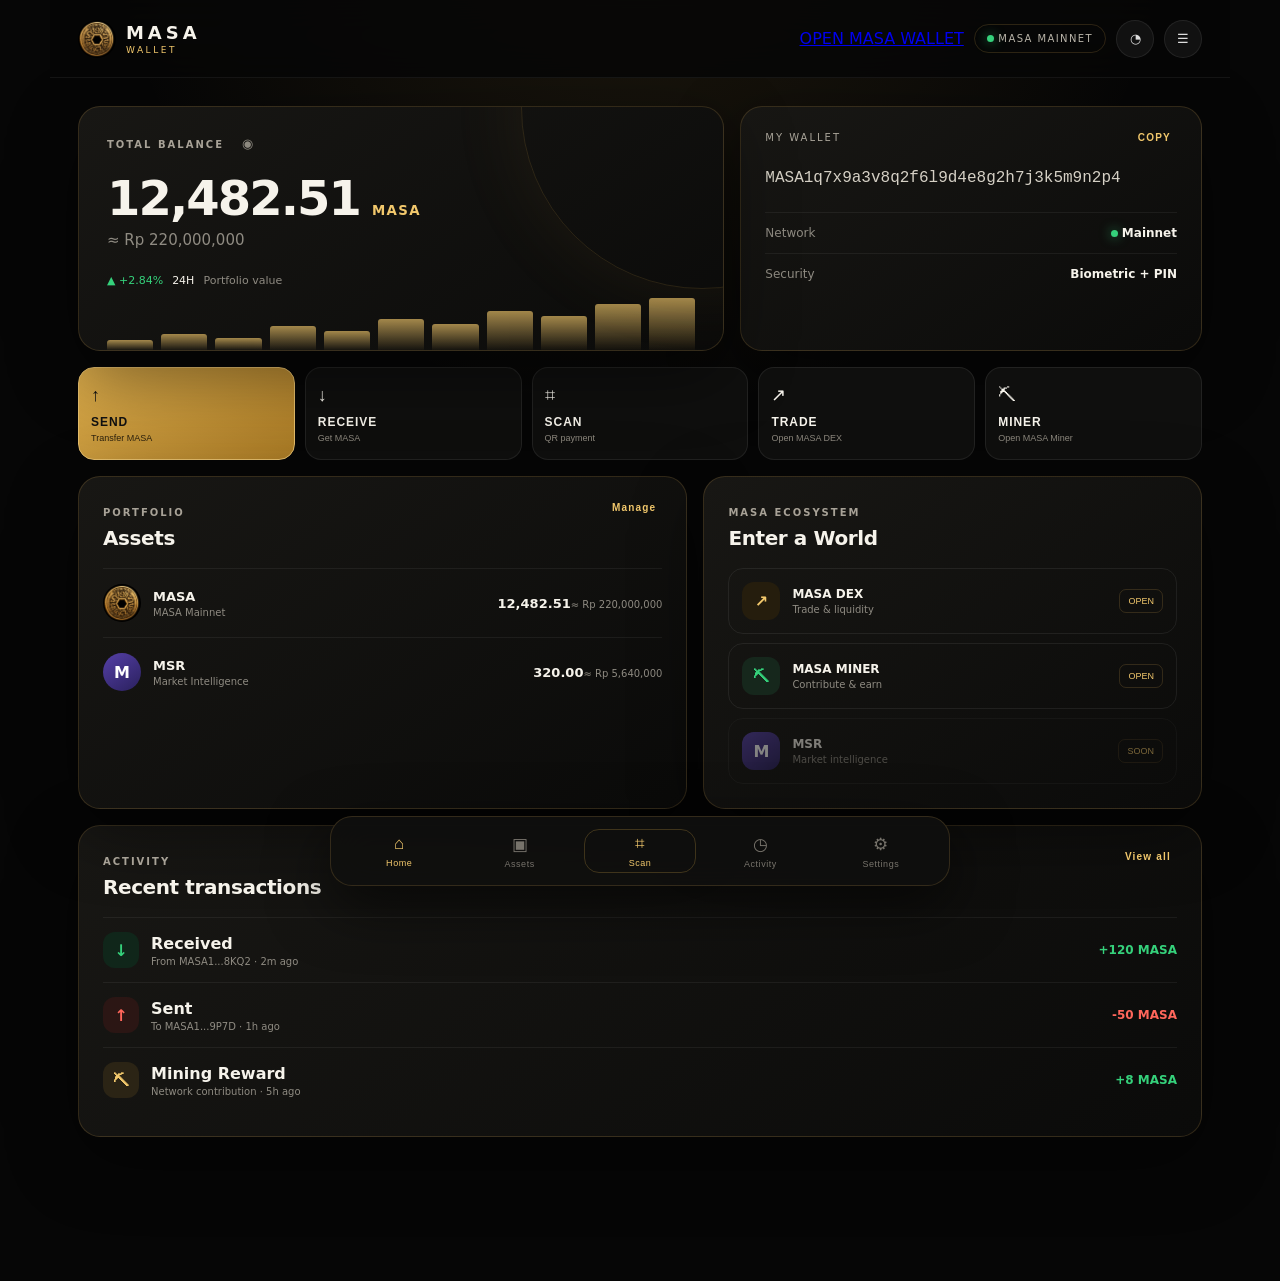
<file: index.html>
<!doctype html>
<html lang="en">
<head>
  <meta charset="utf-8">
  <meta name="viewport" content="width=device-width, initial-scale=1">
  <meta name="theme-color" content="#070707">
  <title>MASA Wallet</title>
  <link rel="stylesheet" href="css/style.css">
  <link rel="manifest" href="manifest.json">
  <meta name="theme-color" content="#d4af37">
</head>
<script>
if ("serviceWorker" in navigator) {
  window.addEventListener("load", () => {
    navigator.serviceWorker.register("./sw.js")
      .catch(error => console.error("Service Worker:", error));
  });
}
</script>
<body>
  <div class="app-shell">
    <header class="topbar">
      <div class="brand-wrap">
        <img src="assets/masa-logo.png" class="brand-logo" alt="MASA">
        <div><div class="brand">MASA</div><div class="brand-sub">WALLET</div></div>
      </div>
      <div class="top-actions">
        <a href="https://muhammadarohman194-netizen.github.io/MASA_WALLET_V2_GOLD_EDITION/">
          OPEN MASA WALLET
        </a>
        <div class="network-pill"><span class="dot"></span> MASA MAINNET</div>
        <button class="icon-btn" id="notifyBtn" aria-label="Notifications">◔</button>
        <button class="icon-btn" id="menuBtn" aria-label="Menu">☰</button>
      </div>
    </header>

    <main class="content">
      <section class="hero-grid">
        <div class="balance-card glass">
          <div class="eyebrow">TOTAL BALANCE <button class="eye" id="toggleBalance">◉</button></div>
          <div class="balance-line"><span id="balance">12,482.51</span><small>MASA</small></div>
          <div class="fiat" id="fiat">≈ Rp 220,000,000</div>
          <div class="balance-foot"><span class="positive">▲ +2.84%</span><span>24H</span><span class="muted">Portfolio value</span></div>
          <div class="sparkline"><span></span><span></span><span></span><span></span><span></span><span></span><span></span><span></span><span></span><span></span><span></span></div>
        </div>

        <div class="identity-card glass">
          <div class="card-head"><span>MY WALLET</span><button class="copy-mini" id="copyAddress">COPY</button></div>
          <div class="wallet-address" id="address">MASA1q7x9a3v8q2f6l9d4e8g2h7j3k5m9n2p4</div>
          <div class="identity-row"><span class="muted">Network</span><strong><span class="dot"></span> Mainnet</strong></div>
          <div class="identity-row"><span class="muted">Security</span><strong>Biometric + PIN</strong></div>
        </div>
      </section>

      <section class="quick-actions">
        <button class="action primary" data-screen="send"><span>↑</span><b>SEND</b><small>Transfer MASA</small></button>
        <button class="action" data-screen="receive"><span>↓</span><b>RECEIVE</b><small>Get MASA</small></button>
        <button class="action" data-screen="scan"><span>⌗</span><b>SCAN</b><small>QR payment</small></button>
        <button class="action" id="tradeBtn"><span>↗</span><b>TRADE</b><small>Open MASA DEX</small></button>
        <button class="action" id="minerBtn"><span>⛏</span><b>MINER</b><small>Open MASA Miner</small></button>
      </section>

      <section class="section-grid">
        <div class="panel glass assets-panel">
          <div class="section-title"><div><span class="eyebrow">PORTFOLIO</span><h2>Assets</h2></div><button class="text-btn">Manage</button></div>
          <div class="asset-row featured"><img src="assets/masa-logo.png" alt="MASA"><div><b>MASA</b><span>MASA Mainnet</span></div><div class="asset-value"><b>12,482.51</b><span>≈ Rp 220,000,000</span></div></div>
          <div class="asset-row"><div class="asset-badge msr">M</div><div><b>MSR</b><span>Market Intelligence</span></div><div class="asset-value"><b>320.00</b><span>≈ Rp 5,640,000</span></div></div>
        </div>

        <div class="panel glass ecosystem-panel">
          <div class="section-title"><div><span class="eyebrow">MASA ECOSYSTEM</span><h2>Enter a World</h2></div></div>
          <div class="ecosystem-card" id="tradeCard"><div class="eco-icon trade">↗</div><div><b>MASA DEX</b><span>Trade & liquidity</span></div><button>OPEN</button></div>
          <div class="ecosystem-card" id="minerCard"><div class="eco-icon miner">⛏</div><div><b>MASA MINER</b><span>Contribute & earn</span></div><button>OPEN</button></div>
          <div class="ecosystem-card disabled"><div class="eco-icon msr">M</div><div><b>MSR</b><span>Market intelligence</span></div><button>SOON</button></div>
        </div>
      </section>

      <section class="panel glass activity-panel">
        <div class="section-title"><div><span class="eyebrow">ACTIVITY</span><h2>Recent transactions</h2></div><button class="text-btn" data-screen="activity">View all</button></div>
        <div class="activity-list">
          <div class="activity-row"><div class="activity-icon received">↓</div><div><b>Received</b><span>From MASA1...8KQ2 · 2m ago</span></div><strong class="positive">+120 MASA</strong></div>
          <div class="activity-row"><div class="activity-icon sent">↑</div><div><b>Sent</b><span>To MASA1...9P7D · 1h ago</span></div><strong class="negative">-50 MASA</strong></div>
          <div class="activity-row"><div class="activity-icon mining">⛏</div><div><b>Mining Reward</b><span>Network contribution · 5h ago</span></div><strong class="positive">+8 MASA</strong></div>
        </div>
      </section>
    </main>

    <nav class="bottom-nav">
      <button class="nav-item active" data-screen="home">⌂<span>Home</span></button>
      <button class="nav-item" data-screen="assets">▣<span>Assets</span></button>
      <button class="nav-item scan-nav" data-screen="scan">⌗<span>Scan</span></button>
      <button class="nav-item" data-screen="activity">◷<span>Activity</span></button>
      <button class="nav-item" data-screen="settings">⚙<span>Settings</span></button>
    </nav>
  </div>

  <div class="modal" id="modal">
    <div class="modal-card glass" id="modalCard"></div>
  </div>
  <div class="toast" id="toast"></div>
  <script src="js/app.js"></script>
</body>
</html>
</file>
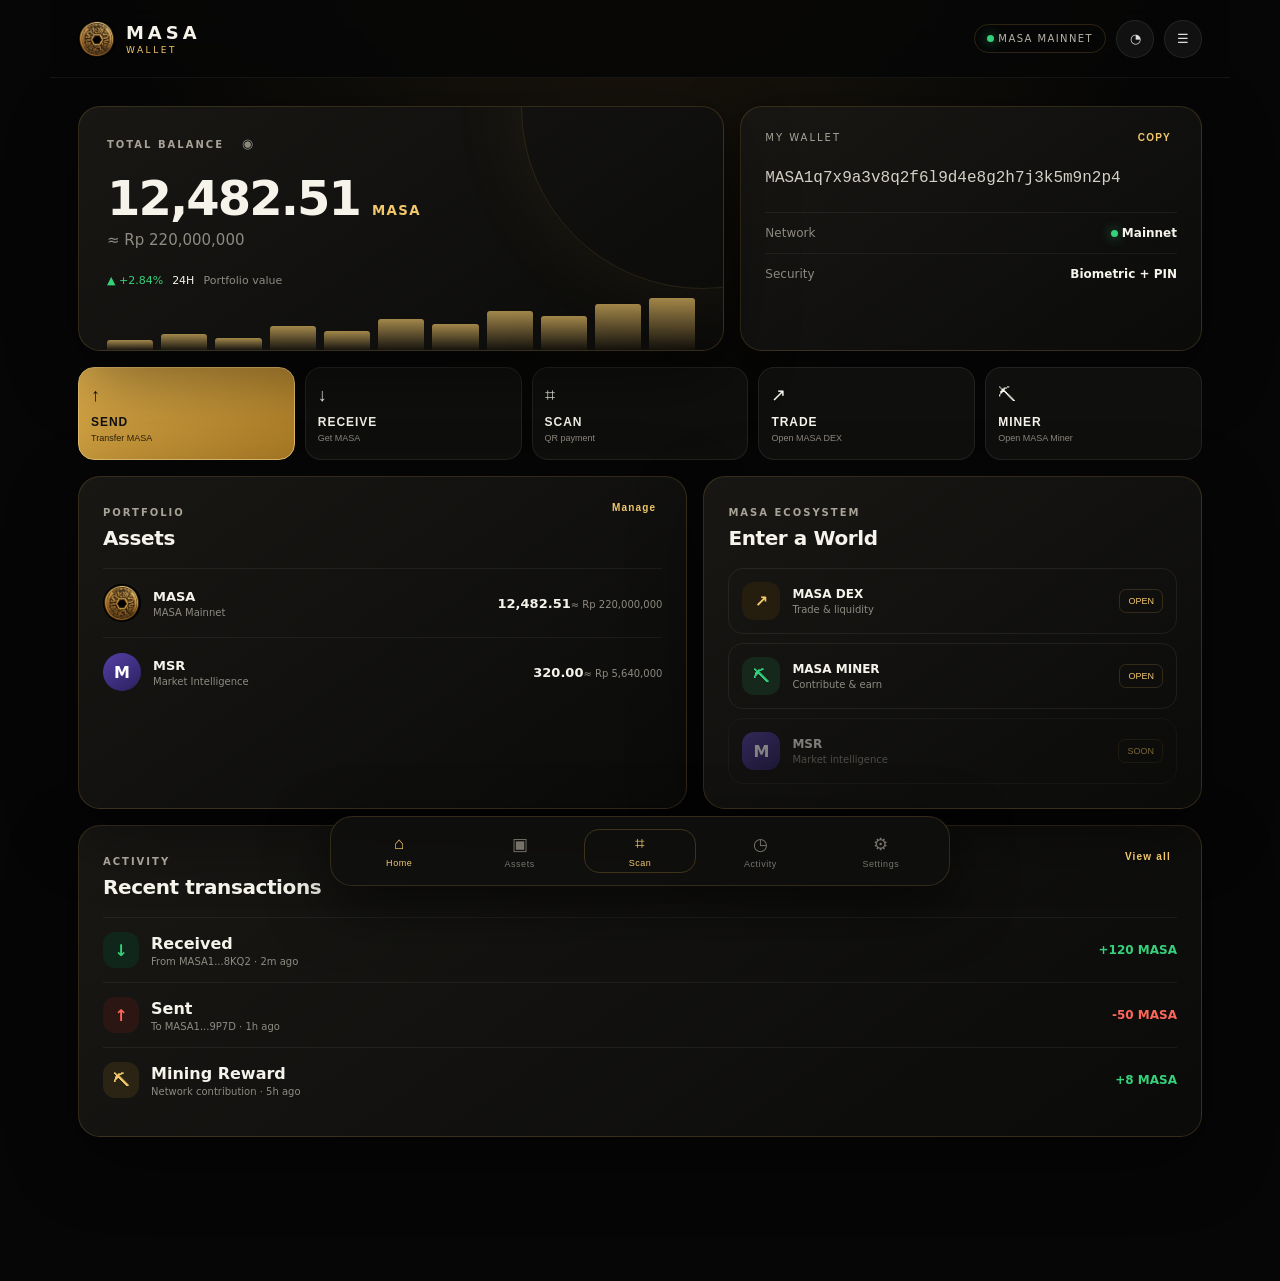
<file: masa_wallet_v2/index.html>
<!doctype html>
<html lang="en">
<head>
  <meta charset="utf-8">
  <meta name="viewport" content="width=device-width, initial-scale=1">
  <meta name="theme-color" content="#070707">
  <title>MASA Wallet</title>
  <link rel="stylesheet" href="css/style.css">
</head>
<body>
  <div class="app-shell">
    <header class="topbar">
      <div class="brand-wrap">
        <img src="assets/masa-logo.png" class="brand-logo" alt="MASA">
        <div><div class="brand">MASA</div><div class="brand-sub">WALLET</div></div>
      </div>
      <div class="top-actions">
        <div class="network-pill"><span class="dot"></span> MASA MAINNET</div>
        <button class="icon-btn" id="notifyBtn" aria-label="Notifications">◔</button>
        <button class="icon-btn" id="menuBtn" aria-label="Menu">☰</button>
      </div>
    </header>

    <main class="content">
      <section class="hero-grid">
        <div class="balance-card glass">
          <div class="eyebrow">TOTAL BALANCE <button class="eye" id="toggleBalance">◉</button></div>
          <div class="balance-line"><span id="balance">12,482.51</span><small>MASA</small></div>
          <div class="fiat" id="fiat">≈ Rp 220,000,000</div>
          <div class="balance-foot"><span class="positive">▲ +2.84%</span><span>24H</span><span class="muted">Portfolio value</span></div>
          <div class="sparkline"><span></span><span></span><span></span><span></span><span></span><span></span><span></span><span></span><span></span><span></span><span></span></div>
        </div>

        <div class="identity-card glass">
          <div class="card-head"><span>MY WALLET</span><button class="copy-mini" id="copyAddress">COPY</button></div>
          <div class="wallet-address" id="address">MASA1q7x9a3v8q2f6l9d4e8g2h7j3k5m9n2p4</div>
          <div class="identity-row"><span class="muted">Network</span><strong><span class="dot"></span> Mainnet</strong></div>
          <div class="identity-row"><span class="muted">Security</span><strong>Biometric + PIN</strong></div>
        </div>
      </section>

      <section class="quick-actions">
        <button class="action primary" data-screen="send"><span>↑</span><b>SEND</b><small>Transfer MASA</small></button>
        <button class="action" data-screen="receive"><span>↓</span><b>RECEIVE</b><small>Get MASA</small></button>
        <button class="action" data-screen="scan"><span>⌗</span><b>SCAN</b><small>QR payment</small></button>
        <button class="action" id="tradeBtn"><span>↗</span><b>TRADE</b><small>Open MASA DEX</small></button>
        <button class="action" id="minerBtn"><span>⛏</span><b>MINER</b><small>Open MASA Miner</small></button>
      </section>

      <section class="section-grid">
        <div class="panel glass assets-panel">
          <div class="section-title"><div><span class="eyebrow">PORTFOLIO</span><h2>Assets</h2></div><button class="text-btn">Manage</button></div>
          <div class="asset-row featured"><img src="assets/masa-logo.png" alt="MASA"><div><b>MASA</b><span>MASA Mainnet</span></div><div class="asset-value"><b>12,482.51</b><span>≈ Rp 220,000,000</span></div></div>
          <div class="asset-row"><div class="asset-badge msr">M</div><div><b>MSR</b><span>Market Intelligence</span></div><div class="asset-value"><b>320.00</b><span>≈ Rp 5,640,000</span></div></div>
        </div>

        <div class="panel glass ecosystem-panel">
          <div class="section-title"><div><span class="eyebrow">MASA ECOSYSTEM</span><h2>Enter a World</h2></div></div>
          <div class="ecosystem-card" id="tradeCard"><div class="eco-icon trade">↗</div><div><b>MASA DEX</b><span>Trade & liquidity</span></div><button>OPEN</button></div>
          <div class="ecosystem-card" id="minerCard"><div class="eco-icon miner">⛏</div><div><b>MASA MINER</b><span>Contribute & earn</span></div><button>OPEN</button></div>
          <div class="ecosystem-card disabled"><div class="eco-icon msr">M</div><div><b>MSR</b><span>Market intelligence</span></div><button>SOON</button></div>
        </div>
      </section>

      <section class="panel glass activity-panel">
        <div class="section-title"><div><span class="eyebrow">ACTIVITY</span><h2>Recent transactions</h2></div><button class="text-btn" data-screen="activity">View all</button></div>
        <div class="activity-list">
          <div class="activity-row"><div class="activity-icon received">↓</div><div><b>Received</b><span>From MASA1...8KQ2 · 2m ago</span></div><strong class="positive">+120 MASA</strong></div>
          <div class="activity-row"><div class="activity-icon sent">↑</div><div><b>Sent</b><span>To MASA1...9P7D · 1h ago</span></div><strong class="negative">-50 MASA</strong></div>
          <div class="activity-row"><div class="activity-icon mining">⛏</div><div><b>Mining Reward</b><span>Network contribution · 5h ago</span></div><strong class="positive">+8 MASA</strong></div>
        </div>
      </section>
    </main>

    <nav class="bottom-nav">
      <button class="nav-item active" data-screen="home">⌂<span>Home</span></button>
      <button class="nav-item" data-screen="assets">▣<span>Assets</span></button>
      <button class="nav-item scan-nav" data-screen="scan">⌗<span>Scan</span></button>
      <button class="nav-item" data-screen="activity">◷<span>Activity</span></button>
      <button class="nav-item" data-screen="settings">⚙<span>Settings</span></button>
    </nav>
  </div>

  <div class="modal" id="modal">
    <div class="modal-card glass" id="modalCard"></div>
  </div>
  <div class="toast" id="toast"></div>
  <script src="js/app.js"></script>
</body>
</html>
</file>
<file: css/style.css>
:root{--bg:#060606;--panel:#10100f;--panel2:#151411;--gold:#d9aa4a;--gold2:#f2c86c;--text:#f6f3eb;--muted:#8f8b82;--line:rgba(218,174,83,.18);--green:#35d17b;--red:#ff665b;--shadow:0 22px 70px rgba(0,0,0,.45)}
*{box-sizing:border-box}body{margin:0;background:radial-gradient(circle at 50% -10%,rgba(217,170,74,.12),transparent 35%),var(--bg);color:var(--text);font-family:Inter,ui-sans-serif,system-ui,-apple-system,Segoe UI,sans-serif;min-height:100vh}.app-shell{max-width:1180px;margin:auto;padding-bottom:100px}.topbar{height:78px;padding:0 28px;display:flex;align-items:center;justify-content:space-between;border-bottom:1px solid rgba(255,255,255,.06);position:sticky;top:0;z-index:20;background:rgba(6,6,6,.86);backdrop-filter:blur(18px)}.brand-wrap{display:flex;align-items:center;gap:10px}.brand-logo{width:38px;height:38px;object-fit:cover;border-radius:50%;filter:saturate(.9)}.brand{font-weight:800;letter-spacing:.22em;font-size:18px}.brand-sub{font-size:9px;color:var(--gold2);letter-spacing:.28em;margin-top:2px}.top-actions{display:flex;align-items:center;gap:10px}.network-pill{font-size:10px;letter-spacing:.14em;color:#b9b4a9;border:1px solid var(--line);padding:8px 12px;border-radius:999px}.dot{width:7px;height:7px;border-radius:50%;background:var(--green);display:inline-block;box-shadow:0 0 12px rgba(53,209,123,.7)}.icon-btn{width:38px;height:38px;border:1px solid rgba(255,255,255,.08);border-radius:50%;background:#111;color:#ddd;cursor:pointer}.content{padding:28px}.hero-grid{display:grid;grid-template-columns:1.4fr 1fr;gap:16px}.glass{background:linear-gradient(145deg,rgba(25,24,21,.96),rgba(11,11,10,.96));border:1px solid var(--line);box-shadow:var(--shadow);border-radius:22px}.balance-card{padding:28px;min-height:245px;position:relative;overflow:hidden}.balance-card:after{content:"";position:absolute;width:360px;height:360px;right:-160px;top:-180px;border-radius:50%;border:1px solid rgba(217,170,74,.14);box-shadow:0 0 80px rgba(217,170,74,.08)}.eyebrow{font-size:10px;color:#a8a297;letter-spacing:.2em;font-weight:700}.eye{border:0;background:none;color:#8d897f;margin-left:7px;cursor:pointer}.balance-line{display:flex;align-items:baseline;gap:12px;margin-top:18px}.balance-line span{font-size:48px;letter-spacing:-.04em;font-weight:750}.balance-line small{color:var(--gold2);font-weight:800;letter-spacing:.1em}.fiat{font-size:15px;color:var(--muted);margin-top:5px}.balance-foot{display:flex;gap:9px;align-items:center;margin-top:25px;font-size:11px}.positive{color:var(--green)}.negative{color:var(--red)}.muted{color:var(--muted)}.sparkline{position:absolute;left:28px;right:28px;bottom:0;height:56px;display:flex;align-items:flex-end;gap:8px;opacity:.65}.sparkline span{flex:1;border-radius:3px 3px 0 0;background:linear-gradient(var(--gold2),rgba(217,170,74,.06));height:var(--h,35%)}.sparkline span:nth-child(1){height:18%}.sparkline span:nth-child(2){height:28%}.sparkline span:nth-child(3){height:22%}.sparkline span:nth-child(4){height:42%}.sparkline span:nth-child(5){height:34%}.sparkline span:nth-child(6){height:55%}.sparkline span:nth-child(7){height:47%}.sparkline span:nth-child(8){height:70%}.sparkline span:nth-child(9){height:60%}.sparkline span:nth-child(10){height:82%}.sparkline span:nth-child(11){height:92%}.identity-card{padding:24px}.card-head,.identity-row{display:flex;justify-content:space-between;align-items:center}.card-head{font-size:10px;letter-spacing:.2em;color:#aaa59a}.copy-mini,.text-btn{border:0;background:none;color:var(--gold2);font-size:10px;font-weight:800;letter-spacing:.12em;cursor:pointer}.wallet-address{font-family:ui-monospace,SFMono-Regular,Menlo,monospace;color:#d5d0c5;margin:25px 0;overflow:hidden;text-overflow:ellipsis;white-space:nowrap}.identity-row{border-top:1px solid rgba(255,255,255,.06);padding:13px 0;font-size:12px}.quick-actions{display:grid;grid-template-columns:repeat(5,1fr);gap:10px;margin:16px 0}.action{border:1px solid rgba(255,255,255,.08);background:#0f0f0e;color:var(--text);padding:16px 12px;border-radius:16px;text-align:left;cursor:pointer;transition:.2s}.action:hover,.ecosystem-card:hover{border-color:rgba(242,200,108,.4);transform:translateY(-2px)}.action.primary{background:linear-gradient(145deg,#d9aa4a,#a97a25);color:#111;border-color:#e4bd6b}.action span{display:block;font-size:18px;margin-bottom:9px}.action b{display:block;font-size:12px;letter-spacing:.08em}.action small{display:block;color:#8e897f;font-size:9px;margin-top:4px}.action.primary small{color:#2c210e}.section-grid{display:grid;grid-template-columns:1.1fr .9fr;gap:16px}.panel{padding:24px;margin-bottom:16px}.section-title{display:flex;align-items:flex-start;justify-content:space-between;margin-bottom:18px}.section-title h2{font-size:20px;margin:6px 0 0;letter-spacing:-.02em}.asset-row{display:flex;align-items:center;gap:12px;padding:15px 0;border-top:1px solid rgba(255,255,255,.06)}.asset-row img{width:38px;height:38px;border-radius:50%;object-fit:cover}.asset-row>div:nth-child(2){display:flex;flex-direction:column}.asset-row b{font-size:13px}.asset-row span{font-size:10px;color:var(--muted);margin-top:3px}.asset-value{margin-left:auto;text-align:right;display:flex!important}.msr,.eco-icon.msr{background:linear-gradient(145deg,#5540a7,#2a205d);color:white}.asset-badge{width:38px;height:38px;border-radius:50%;display:grid;place-items:center;font-weight:800}.ecosystem-card{display:flex;align-items:center;gap:12px;padding:13px;border:1px solid rgba(255,255,255,.07);border-radius:15px;margin-top:9px;cursor:pointer;transition:.2s}.eco-icon{width:38px;height:38px;border-radius:12px;display:grid;place-items:center;font-weight:900}.eco-icon.trade{background:#251d0d;color:var(--gold2)}.eco-icon.miner{background:#16271c;color:var(--green)}.ecosystem-card>div:nth-child(2){display:flex;flex-direction:column;flex:1}.ecosystem-card b{font-size:12px}.ecosystem-card span{font-size:10px;color:var(--muted);margin-top:3px}.ecosystem-card button{font-size:9px;color:var(--gold2);background:none;border:1px solid var(--line);padding:6px 8px;border-radius:7px}.disabled{opacity:.48}.activity-row{display:flex;align-items:center;gap:12px;padding:14px 0;border-top:1px solid rgba(255,255,255,.06)}.activity-icon{width:36px;height:36px;border-radius:12px;display:grid;place-items:center;font-weight:900}.received{background:#10261a;color:var(--green)}.sent{background:#2b1614;color:var(--red)}.mining{background:#2b2415;color:var(--gold2)}.activity-row>div:nth-child(2){flex:1;display:flex;flex-direction:column}.activity-row span{font-size:10px;color:var(--muted);margin-top:3px}.activity-row strong{font-size:12px}.bottom-nav{position:fixed;bottom:14px;left:50%;transform:translateX(-50%);width:min(620px,calc(100% - 28px));height:70px;padding:8px;display:grid;grid-template-columns:repeat(5,1fr);background:rgba(15,15,14,.94);border:1px solid var(--line);border-radius:22px;box-shadow:0 18px 60px rgba(0,0,0,.6);backdrop-filter:blur(20px);z-index:30}.nav-item{border:0;background:none;color:#77736b;display:flex;flex-direction:column;align-items:center;justify-content:center;gap:4px;border-radius:15px;cursor:pointer;font-size:17px}.nav-item span{font-size:9px;letter-spacing:.06em}.nav-item.active,.nav-item.scan-nav{color:var(--gold2)}.scan-nav{position:relative}.scan-nav:before{content:"";position:absolute;inset:4px;border:1px solid rgba(217,170,74,.24);border-radius:15px;pointer-events:none}.modal{position:fixed;inset:0;background:rgba(0,0,0,.72);display:none;place-items:center;padding:20px;z-index:50;backdrop-filter:blur(8px)}.modal.show{display:grid}.modal-card{width:min(480px,100%);padding:26px}.modal-head{display:flex;justify-content:space-between;align-items:center}.modal-head h3{margin:0}.close{border:0;background:none;color:#aaa;font-size:22px;cursor:pointer}.qr-box{display:grid;place-items:center;padding:25px;margin:20px 0;background:white;border-radius:18px}.qr{width:220px;height:220px;background:repeating-linear-gradient(45deg,#000 0 6px,#fff 6px 12px);position:relative;overflow:hidden}.qr:before,.qr:after{content:"";position:absolute;width:46px;height:46px;background:#fff;border:9px solid #000;top:12px}.qr:before{left:12px}.qr:after{right:12px;box-shadow:0 130px 0 -9px #fff,0 130px 0 0 #000}.modal-actions{display:flex;gap:10px}.modal-actions button{flex:1;padding:13px;border-radius:12px;border:1px solid var(--line);background:#12110f;color:#fff}.modal-actions .gold{background:linear-gradient(145deg,#e0b354,#a87a27);color:#111}.field{margin:14px 0}.field label{display:block;font-size:10px;color:#8e897f;letter-spacing:.12em;margin-bottom:7px}.field input{width:100%;padding:14px;border:1px solid rgba(255,255,255,.1);background:#090909;color:#fff;border-radius:12px;outline:none}.toast{position:fixed;left:50%;bottom:98px;transform:translateX(-50%) translateY(15px);opacity:0;background:#1a1814;border:1px solid var(--line);color:#eee;padding:11px 16px;border-radius:12px;font-size:12px;z-index:70;transition:.25s}.toast.show{opacity:1;transform:translateX(-50%) translateY(0)}
@media(max-width:800px){.hero-grid,.section-grid{grid-template-columns:1fr}.quick-actions{grid-template-columns:repeat(3,1fr)}.quick-actions .action:nth-child(4),.quick-actions .action:nth-child(5){grid-column:span 1}.balance-line span{font-size:40px}.network-pill{display:none}.content{padding:16px}.topbar{padding:0 16px}.panel{padding:20px}}
@media(max-width:520px){.quick-actions{grid-template-columns:repeat(2,1fr)}.quick-actions .action:nth-child(3){grid-column:span 2}.balance-line span{font-size:34px}.identity-card{display:none}.brand{font-size:15px}}
</file>
<file: masa_wallet_v2/css/style.css>
:root{--bg:#060606;--panel:#10100f;--panel2:#151411;--gold:#d9aa4a;--gold2:#f2c86c;--text:#f6f3eb;--muted:#8f8b82;--line:rgba(218,174,83,.18);--green:#35d17b;--red:#ff665b;--shadow:0 22px 70px rgba(0,0,0,.45)}
*{box-sizing:border-box}body{margin:0;background:radial-gradient(circle at 50% -10%,rgba(217,170,74,.12),transparent 35%),var(--bg);color:var(--text);font-family:Inter,ui-sans-serif,system-ui,-apple-system,Segoe UI,sans-serif;min-height:100vh}.app-shell{max-width:1180px;margin:auto;padding-bottom:100px}.topbar{height:78px;padding:0 28px;display:flex;align-items:center;justify-content:space-between;border-bottom:1px solid rgba(255,255,255,.06);position:sticky;top:0;z-index:20;background:rgba(6,6,6,.86);backdrop-filter:blur(18px)}.brand-wrap{display:flex;align-items:center;gap:10px}.brand-logo{width:38px;height:38px;object-fit:cover;border-radius:50%;filter:saturate(.9)}.brand{font-weight:800;letter-spacing:.22em;font-size:18px}.brand-sub{font-size:9px;color:var(--gold2);letter-spacing:.28em;margin-top:2px}.top-actions{display:flex;align-items:center;gap:10px}.network-pill{font-size:10px;letter-spacing:.14em;color:#b9b4a9;border:1px solid var(--line);padding:8px 12px;border-radius:999px}.dot{width:7px;height:7px;border-radius:50%;background:var(--green);display:inline-block;box-shadow:0 0 12px rgba(53,209,123,.7)}.icon-btn{width:38px;height:38px;border:1px solid rgba(255,255,255,.08);border-radius:50%;background:#111;color:#ddd;cursor:pointer}.content{padding:28px}.hero-grid{display:grid;grid-template-columns:1.4fr 1fr;gap:16px}.glass{background:linear-gradient(145deg,rgba(25,24,21,.96),rgba(11,11,10,.96));border:1px solid var(--line);box-shadow:var(--shadow);border-radius:22px}.balance-card{padding:28px;min-height:245px;position:relative;overflow:hidden}.balance-card:after{content:"";position:absolute;width:360px;height:360px;right:-160px;top:-180px;border-radius:50%;border:1px solid rgba(217,170,74,.14);box-shadow:0 0 80px rgba(217,170,74,.08)}.eyebrow{font-size:10px;color:#a8a297;letter-spacing:.2em;font-weight:700}.eye{border:0;background:none;color:#8d897f;margin-left:7px;cursor:pointer}.balance-line{display:flex;align-items:baseline;gap:12px;margin-top:18px}.balance-line span{font-size:48px;letter-spacing:-.04em;font-weight:750}.balance-line small{color:var(--gold2);font-weight:800;letter-spacing:.1em}.fiat{font-size:15px;color:var(--muted);margin-top:5px}.balance-foot{display:flex;gap:9px;align-items:center;margin-top:25px;font-size:11px}.positive{color:var(--green)}.negative{color:var(--red)}.muted{color:var(--muted)}.sparkline{position:absolute;left:28px;right:28px;bottom:0;height:56px;display:flex;align-items:flex-end;gap:8px;opacity:.65}.sparkline span{flex:1;border-radius:3px 3px 0 0;background:linear-gradient(var(--gold2),rgba(217,170,74,.06));height:var(--h,35%)}.sparkline span:nth-child(1){height:18%}.sparkline span:nth-child(2){height:28%}.sparkline span:nth-child(3){height:22%}.sparkline span:nth-child(4){height:42%}.sparkline span:nth-child(5){height:34%}.sparkline span:nth-child(6){height:55%}.sparkline span:nth-child(7){height:47%}.sparkline span:nth-child(8){height:70%}.sparkline span:nth-child(9){height:60%}.sparkline span:nth-child(10){height:82%}.sparkline span:nth-child(11){height:92%}.identity-card{padding:24px}.card-head,.identity-row{display:flex;justify-content:space-between;align-items:center}.card-head{font-size:10px;letter-spacing:.2em;color:#aaa59a}.copy-mini,.text-btn{border:0;background:none;color:var(--gold2);font-size:10px;font-weight:800;letter-spacing:.12em;cursor:pointer}.wallet-address{font-family:ui-monospace,SFMono-Regular,Menlo,monospace;color:#d5d0c5;margin:25px 0;overflow:hidden;text-overflow:ellipsis;white-space:nowrap}.identity-row{border-top:1px solid rgba(255,255,255,.06);padding:13px 0;font-size:12px}.quick-actions{display:grid;grid-template-columns:repeat(5,1fr);gap:10px;margin:16px 0}.action{border:1px solid rgba(255,255,255,.08);background:#0f0f0e;color:var(--text);padding:16px 12px;border-radius:16px;text-align:left;cursor:pointer;transition:.2s}.action:hover,.ecosystem-card:hover{border-color:rgba(242,200,108,.4);transform:translateY(-2px)}.action.primary{background:linear-gradient(145deg,#d9aa4a,#a97a25);color:#111;border-color:#e4bd6b}.action span{display:block;font-size:18px;margin-bottom:9px}.action b{display:block;font-size:12px;letter-spacing:.08em}.action small{display:block;color:#8e897f;font-size:9px;margin-top:4px}.action.primary small{color:#2c210e}.section-grid{display:grid;grid-template-columns:1.1fr .9fr;gap:16px}.panel{padding:24px;margin-bottom:16px}.section-title{display:flex;align-items:flex-start;justify-content:space-between;margin-bottom:18px}.section-title h2{font-size:20px;margin:6px 0 0;letter-spacing:-.02em}.asset-row{display:flex;align-items:center;gap:12px;padding:15px 0;border-top:1px solid rgba(255,255,255,.06)}.asset-row img{width:38px;height:38px;border-radius:50%;object-fit:cover}.asset-row>div:nth-child(2){display:flex;flex-direction:column}.asset-row b{font-size:13px}.asset-row span{font-size:10px;color:var(--muted);margin-top:3px}.asset-value{margin-left:auto;text-align:right;display:flex!important}.msr,.eco-icon.msr{background:linear-gradient(145deg,#5540a7,#2a205d);color:white}.asset-badge{width:38px;height:38px;border-radius:50%;display:grid;place-items:center;font-weight:800}.ecosystem-card{display:flex;align-items:center;gap:12px;padding:13px;border:1px solid rgba(255,255,255,.07);border-radius:15px;margin-top:9px;cursor:pointer;transition:.2s}.eco-icon{width:38px;height:38px;border-radius:12px;display:grid;place-items:center;font-weight:900}.eco-icon.trade{background:#251d0d;color:var(--gold2)}.eco-icon.miner{background:#16271c;color:var(--green)}.ecosystem-card>div:nth-child(2){display:flex;flex-direction:column;flex:1}.ecosystem-card b{font-size:12px}.ecosystem-card span{font-size:10px;color:var(--muted);margin-top:3px}.ecosystem-card button{font-size:9px;color:var(--gold2);background:none;border:1px solid var(--line);padding:6px 8px;border-radius:7px}.disabled{opacity:.48}.activity-row{display:flex;align-items:center;gap:12px;padding:14px 0;border-top:1px solid rgba(255,255,255,.06)}.activity-icon{width:36px;height:36px;border-radius:12px;display:grid;place-items:center;font-weight:900}.received{background:#10261a;color:var(--green)}.sent{background:#2b1614;color:var(--red)}.mining{background:#2b2415;color:var(--gold2)}.activity-row>div:nth-child(2){flex:1;display:flex;flex-direction:column}.activity-row span{font-size:10px;color:var(--muted);margin-top:3px}.activity-row strong{font-size:12px}.bottom-nav{position:fixed;bottom:14px;left:50%;transform:translateX(-50%);width:min(620px,calc(100% - 28px));height:70px;padding:8px;display:grid;grid-template-columns:repeat(5,1fr);background:rgba(15,15,14,.94);border:1px solid var(--line);border-radius:22px;box-shadow:0 18px 60px rgba(0,0,0,.6);backdrop-filter:blur(20px);z-index:30}.nav-item{border:0;background:none;color:#77736b;display:flex;flex-direction:column;align-items:center;justify-content:center;gap:4px;border-radius:15px;cursor:pointer;font-size:17px}.nav-item span{font-size:9px;letter-spacing:.06em}.nav-item.active,.nav-item.scan-nav{color:var(--gold2)}.scan-nav{position:relative}.scan-nav:before{content:"";position:absolute;inset:4px;border:1px solid rgba(217,170,74,.24);border-radius:15px;pointer-events:none}.modal{position:fixed;inset:0;background:rgba(0,0,0,.72);display:none;place-items:center;padding:20px;z-index:50;backdrop-filter:blur(8px)}.modal.show{display:grid}.modal-card{width:min(480px,100%);padding:26px}.modal-head{display:flex;justify-content:space-between;align-items:center}.modal-head h3{margin:0}.close{border:0;background:none;color:#aaa;font-size:22px;cursor:pointer}.qr-box{display:grid;place-items:center;padding:25px;margin:20px 0;background:white;border-radius:18px}.qr{width:220px;height:220px;background:repeating-linear-gradient(45deg,#000 0 6px,#fff 6px 12px);position:relative;overflow:hidden}.qr:before,.qr:after{content:"";position:absolute;width:46px;height:46px;background:#fff;border:9px solid #000;top:12px}.qr:before{left:12px}.qr:after{right:12px;box-shadow:0 130px 0 -9px #fff,0 130px 0 0 #000}.modal-actions{display:flex;gap:10px}.modal-actions button{flex:1;padding:13px;border-radius:12px;border:1px solid var(--line);background:#12110f;color:#fff}.modal-actions .gold{background:linear-gradient(145deg,#e0b354,#a87a27);color:#111}.field{margin:14px 0}.field label{display:block;font-size:10px;color:#8e897f;letter-spacing:.12em;margin-bottom:7px}.field input{width:100%;padding:14px;border:1px solid rgba(255,255,255,.1);background:#090909;color:#fff;border-radius:12px;outline:none}.toast{position:fixed;left:50%;bottom:98px;transform:translateX(-50%) translateY(15px);opacity:0;background:#1a1814;border:1px solid var(--line);color:#eee;padding:11px 16px;border-radius:12px;font-size:12px;z-index:70;transition:.25s}.toast.show{opacity:1;transform:translateX(-50%) translateY(0)}
@media(max-width:800px){.hero-grid,.section-grid{grid-template-columns:1fr}.quick-actions{grid-template-columns:repeat(3,1fr)}.quick-actions .action:nth-child(4),.quick-actions .action:nth-child(5){grid-column:span 1}.balance-line span{font-size:40px}.network-pill{display:none}.content{padding:16px}.topbar{padding:0 16px}.panel{padding:20px}}
@media(max-width:520px){.quick-actions{grid-template-columns:repeat(2,1fr)}.quick-actions .action:nth-child(3){grid-column:span 2}.balance-line span{font-size:34px}.identity-card{display:none}.brand{font-size:15px}}
</file>
